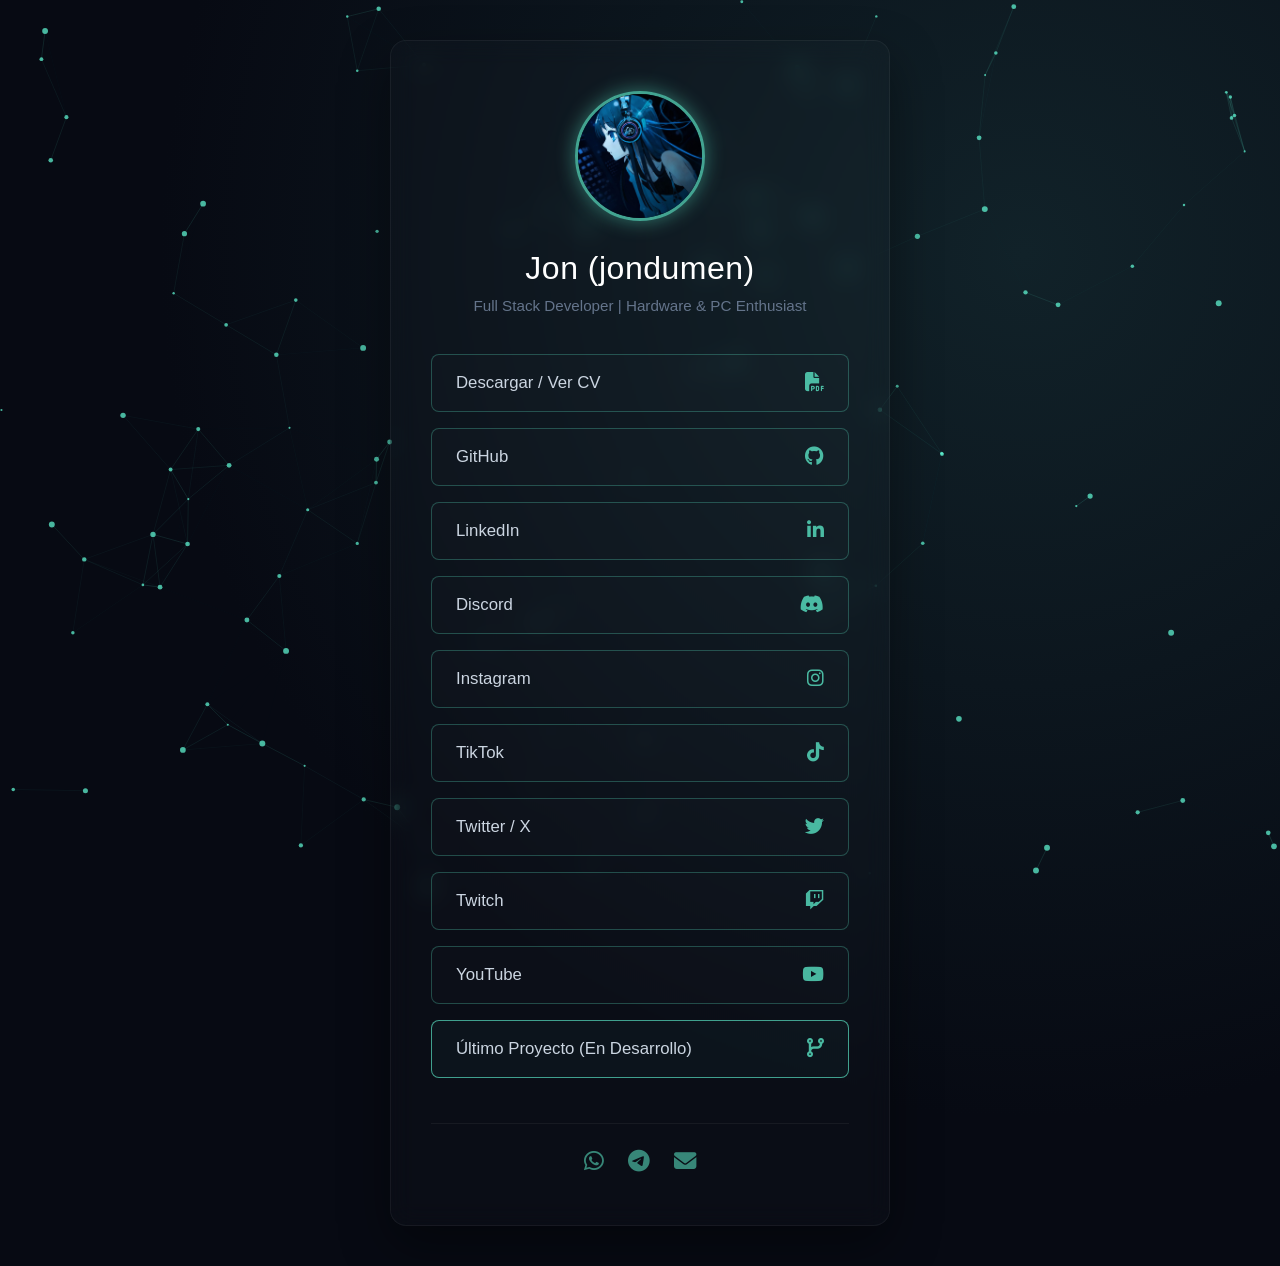
<file: index.html>
<!DOCTYPE html>
<html lang="es">
<head>
    <meta charset="UTF-8">
    <meta name="viewport" content="width=device-width, initial-scale=1.0">
    <title>jondumen | Programming & Hardware</title>
    <link type="image/png" sizes="96x96" rel="icon" href="docs/favicon.png">
    <!-- Iconos de FontAwesome -->
    <link rel="stylesheet" href="https://cdnjs.cloudflare.com/ajax/libs/font-awesome/6.4.0/css/all.min.css">
    <link rel="stylesheet" href="css/style.css">
</head>
<body>
    <canvas id="neon-canvas"></canvas>

    <div class="container fade-in">
        <header class="profile">
            <img src="docs/Miku-LT.jpg" alt="jondumen" class="profile-img">
            <h1>Jon (jondumen)</h1> 
            <p class="tagline">Full Stack Developer | Hardware & PC Enthusiast</p>
        </header>

        <main class="links-container">
            <!-- Botón que ahora abrirá el Pop-Up -->
            <button id="open-cv-modal" class="link-btn">
                Descargar / Ver CV <i class="fa-solid fa-file-pdf"></i>
            </button>

            <a href="https://github.com/jondumen" target="_blank" class="link-btn">
                GitHub <i class="fa-brands fa-github"></i>
            </a>

            <a href="https://www.linkedin.com/in/jondumen" target="_blank" class="link-btn">
                LinkedIn <i class="fa-brands fa-linkedin-in"></i>
            </a>

            <button id="discord-btn" class="link-btn" data-user="jondumen">
                Discord <i class="fa-brands fa-discord"></i>
            </button>

            <a href="https://www.instagram.com/jondumen10" target="_blank" class="link-btn">
                Instagram <i class="fa-brands fa-instagram"></i>
            </a>

            <a href="https://www.tiktok.com/@jondumen" target="_blank" class="link-btn">
                TikTok <i class="fa-brands fa-tiktok"></i>
            </a>

            <a href="https://twitter.com/jondumen" target="_blank" class="link-btn">
                Twitter / X <i class="fa-brands fa-twitter"></i>
            </a>

            <a href="https://www.twitch.tv/jondumen" target="_blank" class="link-btn">
                Twitch <i class="fa-brands fa-twitch"></i>
            </a>

            <a href="https://www.youtube.com/@jondumen" target="_blank" class="link-btn">
                YouTube <i class="fa-brands fa-youtube"></i>
            </a>

            <a href="URL" target="_blank" class="link-btn proyecto-destacado">
                Último Proyecto (En Desarrollo) <i class="fa-solid fa-code-branch"></i>
            </a>
        </main>
        
        <footer class="social-icons">
            <a href="https://wa.me/+526145097643" target="_blank" title="WhatsApp"><i class="fa-brands fa-whatsapp"></i></a>
            <a href="https://t.me/jondumen" target="_blank" title="Telegram"><i class="fa-brands fa-telegram"></i></a>
            <a href="mailto:jondumen@gmail.com" title="Correo Electrónico"><i class="fa-solid fa-envelope"></i></a>
        </footer>
    </div> <div id="cv-modal" class="modal">
        <div class="modal-content">
            <span class="close-btn">&times;</span>
            <h2>Selecciona el Idioma del CV</h2>
            <p>Elige la versión que deseas visualizar o descargar:</p>
            
            <div class="modal-options">
                <a href="docs/CV-ES-jondumen.pdf" target="_blank" class="modal-btn">
                    Español <i class="fa-solid fa-language"></i>
                </a>
                <a href="docs/CV-EN-jondumen.pdf" target="_blank" class="modal-btn">
                    English <i class="fa-solid fa-globe"></i>
                </a>
            </div>
        </div>
    </div>

    <script src="js/script.js"></script>
</body>
</html>
</file>
<file: css/style.css>
* {
    margin: 0;
    padding: 0;
    box-sizing: border-box;
    font-family: 'Segoe UI', -apple-system, BlinkMacSystemFont, Roboto, sans-serif;
}

body {
    background: radial-gradient(circle at 80% 20%, #112229 0%, #070a13 60%);
    color: #e2e8f0;
    display: flex;
    justify-content: center;
    align-items: center;
    min-height: 100vh;
    padding: 40px 20px;
    overflow-y: auto;   /* <--- Permite scroll vertical solo si es necesario */
    position: relative;
}

#neon-canvas {
    position: fixed;
    top: 0;
    left: 0;
    width: 100vw;
    height: 100vh;
    z-index: -1; /* Se va al fondo de todo */
    pointer-events: none; /* Hace que ignores los clics en el fondo */
}

/* Contenedor del marco tipo Glass */
.container {
    width: 100%;
    max-width: 500px;
    text-align: center;
    padding: 50px 40px;
    
    /* Efecto Cristal (Glassmorphism) */
    background: rgba(255, 255, 255, 0.015);
    backdrop-filter: blur(12px);
    -webkit-backdrop-filter: blur(12px);
    
    border-radius: 16px;
    border: 1px solid rgba(255, 255, 255, 0.05);
    box-shadow: 0 20px 50px rgba(0, 0, 0, 0.4);
    
    /* Animación de entrada */
    opacity: 0;
    transform: translateY(20px);
}

.fade-in {
    animation: fadeInReveal 1s cubic-bezier(0.16, 1, 0.3, 1) forwards;
}

@keyframes fadeInReveal {
    to {
        opacity: 1;
        transform: translateY(0);
    }
}

.profile-img {
    width: 130px;
    height: 130px;
    border-radius: 50%;
    /* Borde cian Miku con transparencia */
    border: 3px solid rgba(100, 255, 218, 0.6); 
    object-fit: cover;
    margin-bottom: 25px;
    /* GLOW: Brillo neón alrededor del avatar */
    box-shadow: 0 0 20px rgba(100, 255, 218, 0.4), 
                inset 0 0 10px rgba(100, 255, 218, 0.2);
}

/* TEXTOS */
.profile h1 {
    font-size: 2rem;
    font-weight: 500;
    color: #ffffff;
    letter-spacing: 0.5px;
    margin-bottom: 10px;
}

.profile .tagline {
    font-size: 0.95rem;
    color: #64748b; 
    margin-bottom: 40px;
    font-weight: 400;
}

/* BOTONES (LINKS) */
.links-container {
    display: flex;
    flex-direction: column;
    gap: 16px;
    margin-bottom: 45px;
}

.link-btn {
    display: flex;
    align-items: center;
    justify-content: space-between; 
    padding: 18px 24px;
    background: rgba(255, 255, 255, 0.01);
    border: 1px solid rgba(100, 255, 218, 0.25); 
    color: #cbd5e1;
    text-decoration: none;
    border-radius: 8px; 
    font-size: 1.05rem;
    font-weight: 400;
    transition: all 0.3s ease;
}

/* El icono va hacia la derecha */
.link-btn i {
    font-size: 1.2rem;
    color: rgba(100, 255, 218, 0.7);
    order: 2; /* Mueve el icono al final */
}

/* GLOW EN HOVER */
.link-btn:hover {
    color: #ffffff;
    border-color: rgba(100, 255, 218, 0.9);
    background: rgba(100, 255, 218, 0.03);
    /* Brillo exterior intenso */
    box-shadow: 0 0 15px rgba(100, 255, 218, 0.3), 
                inset 0 0 10px rgba(100, 255, 218, 0.1);
    transform: translateY(-1px);
}

/* REDES SOCIALES (FOOTER) */
.social-icons {
    display: flex;
    justify-content: center;
    gap: 24px;
    border-top: 1px solid rgba(255, 255, 255, 0.05); 
    padding-top: 25px;
}

.social-icons a {
    color: rgba(100, 255, 218, 0.5); 
    font-size: 1.4rem;
    transition: all 0.3s ease;
}

.social-icons a:hover {
    color: rgba(100, 255, 218, 1);
    transform: translateY(-2px);
    /* Destello de texto para los iconos inferiores */
    filter: drop-shadow(0 0 8px rgba(100, 255, 218, 0.6));
}

/* Estilo especial para resaltar tu último proyecto */
.link-btn.proyecto-destacado {
    border-color: rgba(100, 255, 218, 0.6);
    background: rgba(100, 255, 218, 0.03);
}

.link-btn.proyecto-destacado:hover {
    background: rgba(100, 255, 218, 0.08);
    box-shadow: 0 0 20px rgba(100, 255, 218, 0.4);
}


/* --- ESTILOS DEL POP-UP (MODAL) --- */

/* Fondo oscuro que cubre toda la pantalla al abrirse */
.modal {
    position: fixed; 
    z-index: 10000;
    top: 0;
    left: 0;
    width: 100%;    
    height: 100%;   
    background-color: rgba(7, 10, 19, 0.85); 
    backdrop-filter: blur(12px);
    -webkit-backdrop-filter: blur(12px);
    
    /* Forzamos el centrado mediante Flexbox */
    display: flex; 
    align-items: center;
    justify-content: center;

    display: none; /* Se oculta por defecto */
}

/* Aseguramos que la tarjeta de adentro no se desplace */
.modal-content {
    background: rgba(20, 32, 45, 0.85);
    backdrop-filter: blur(20px);
    -webkit-backdrop-filter: blur(20px);
    border: 1px solid rgba(100, 255, 218, 0.3);
    border-radius: 12px;
    padding: 30px;
    width: 90%;
    max-width: 400px;
    
    /* Forzamos a que la tarjeta se alinee al centro de su contenedor fixed */
    margin: auto; 
    text-align: center;
    position: relative;
    box-shadow: 0 0 30px rgba(100, 255, 218, 0.2);
    
    animation: modalReveal 0.4s cubic-bezier(0.16, 1, 0.3, 1) forwards;
}

@keyframes modalReveal {
    from { opacity: 0; transform: scale(0.9); }
    to { opacity: 1; transform: scale(1); }
}

.close-btn {
    position: absolute;
    top: 15px;
    right: 20px;
    color: #64748b;
    font-size: 1.5rem;
    cursor: pointer;
    transition: color 0.3s;
}

.close-btn:hover {
    color: rgba(100, 255, 218, 1);
}

.modal-content h2 {
    font-size: 1.3rem;
    color: #ffffff;
    margin-bottom: 10px;
    font-weight: 500;
}

.modal-content p {
    font-size: 0.9rem;
    color: #94a3b8;
    margin-bottom: 25px;
}

/* Contenedor de las dos opciones (Español / Inglés) */
.modal-options {
    display: flex;
    gap: 15px;
}

.modal-btn {
    flex: 1;
    display: flex;
    align-items: center;
    justify-content: center;
    gap: 8px;
    padding: 14px;
    background: rgba(255, 255, 255, 0.02);
    border: 1px solid rgba(255, 255, 255, 0.1);
    color: #cbd5e1;
    text-decoration: none;
    border-radius: 8px;
    font-weight: 500;
    font-size: 0.95rem;
    transition: all 0.3s ease;
}

.modal-btn:hover {
    color: #ffffff;
    border-color: rgba(100, 255, 218, 0.8);
    background: rgba(100, 255, 218, 0.05);
    box-shadow: 0 0 15px rgba(100, 255, 218, 0.2);
}
</file>
